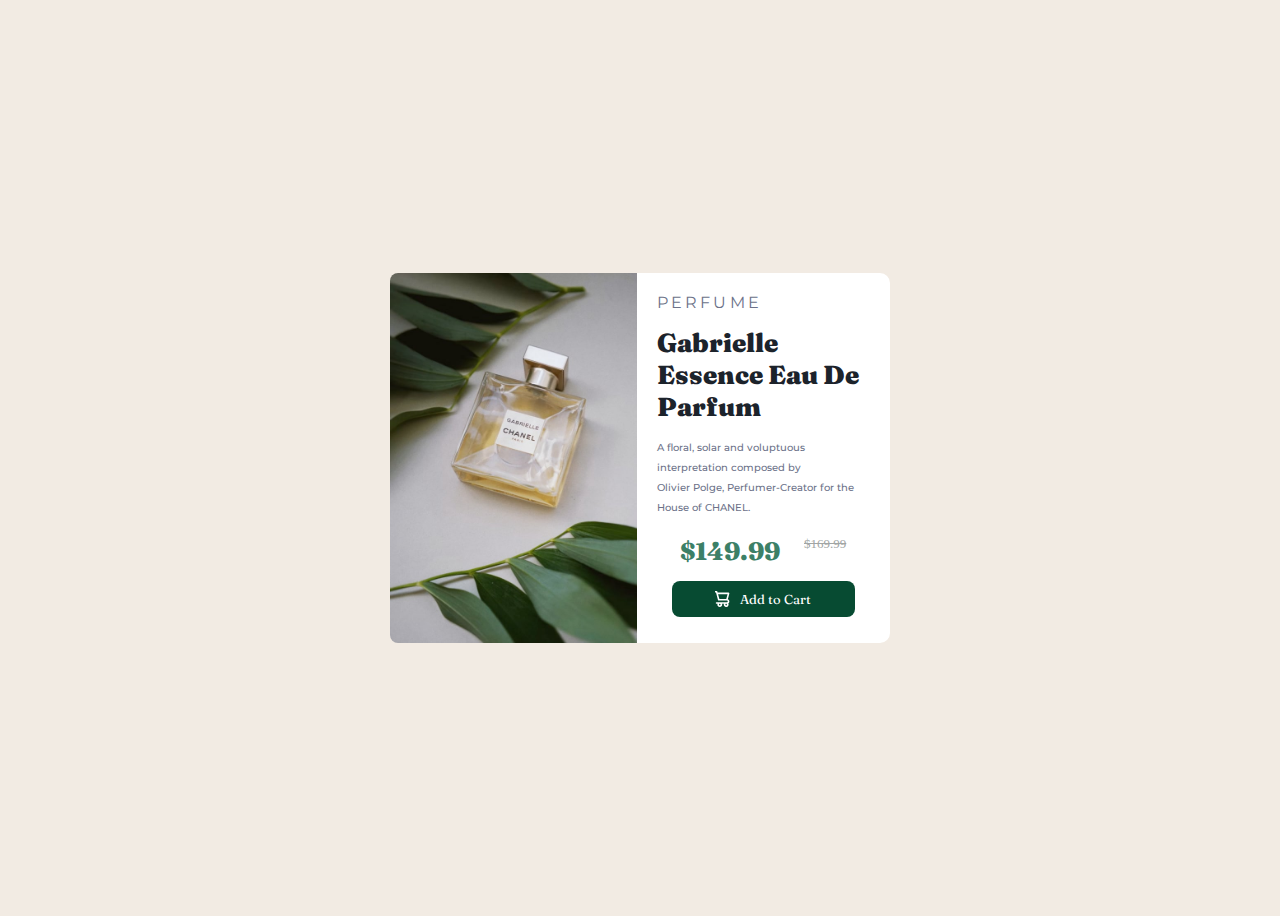
<file: index.html>
<!DOCTYPE html>
<html lang="en">
  <head>
    <meta charset="UTF-8" />
    <meta name="viewport" content="width=device-width, initial-scale=1.0" />
    <!-- displays site properly based on user's device -->

    <link
      rel="icon"
      type="image/png"
      sizes="32x32"
      href="./images/favicon-32x32.png"
    />
    <link rel="stylesheet" href="style.css" />
    <title>Frontend Mentor | Product preview card component</title>

    <!-- Feel free to remove these styles or customise in your own stylesheet 👍 -->
    <style>
      .attribution {
        font-size: 11px;
        text-align: center;
      }
      .attribution a {
        color: hsl(228, 45%, 44%);
      }
    </style>
  </head>

  <body>
    <div class="card">
      <img
        src="./images/image-product-mobile.jpg"
        alt="imge mobile"
        class="image-mobile"
      />

      <img
        src="./images/image-product-desktop.jpg"
        alt="image"
        class="img-desk"
      />

      <div class="container">
        <div class="title">PERFUME</div>
        <div class="title2">Gabrielle Essence Eau De Parfum</div>
        <div class="text">
          A floral, solar and voluptuous interpretation composed by
          <br />Olivier Polge, Perfumer-Creator for the House of CHANEL.
        </div>
        <br />
        <div class="prix">
          <div class="price">$149.99</div>
          <div class="a-price">$169.99</div>
        </div>
        <div class="cart">
          <div>Add to Cart</div>
          <img class="icon" src="./images/icon-cart.svg" alt="icon" />
        </div>
      </div>
    </div>
  </body>
</html>
</file>
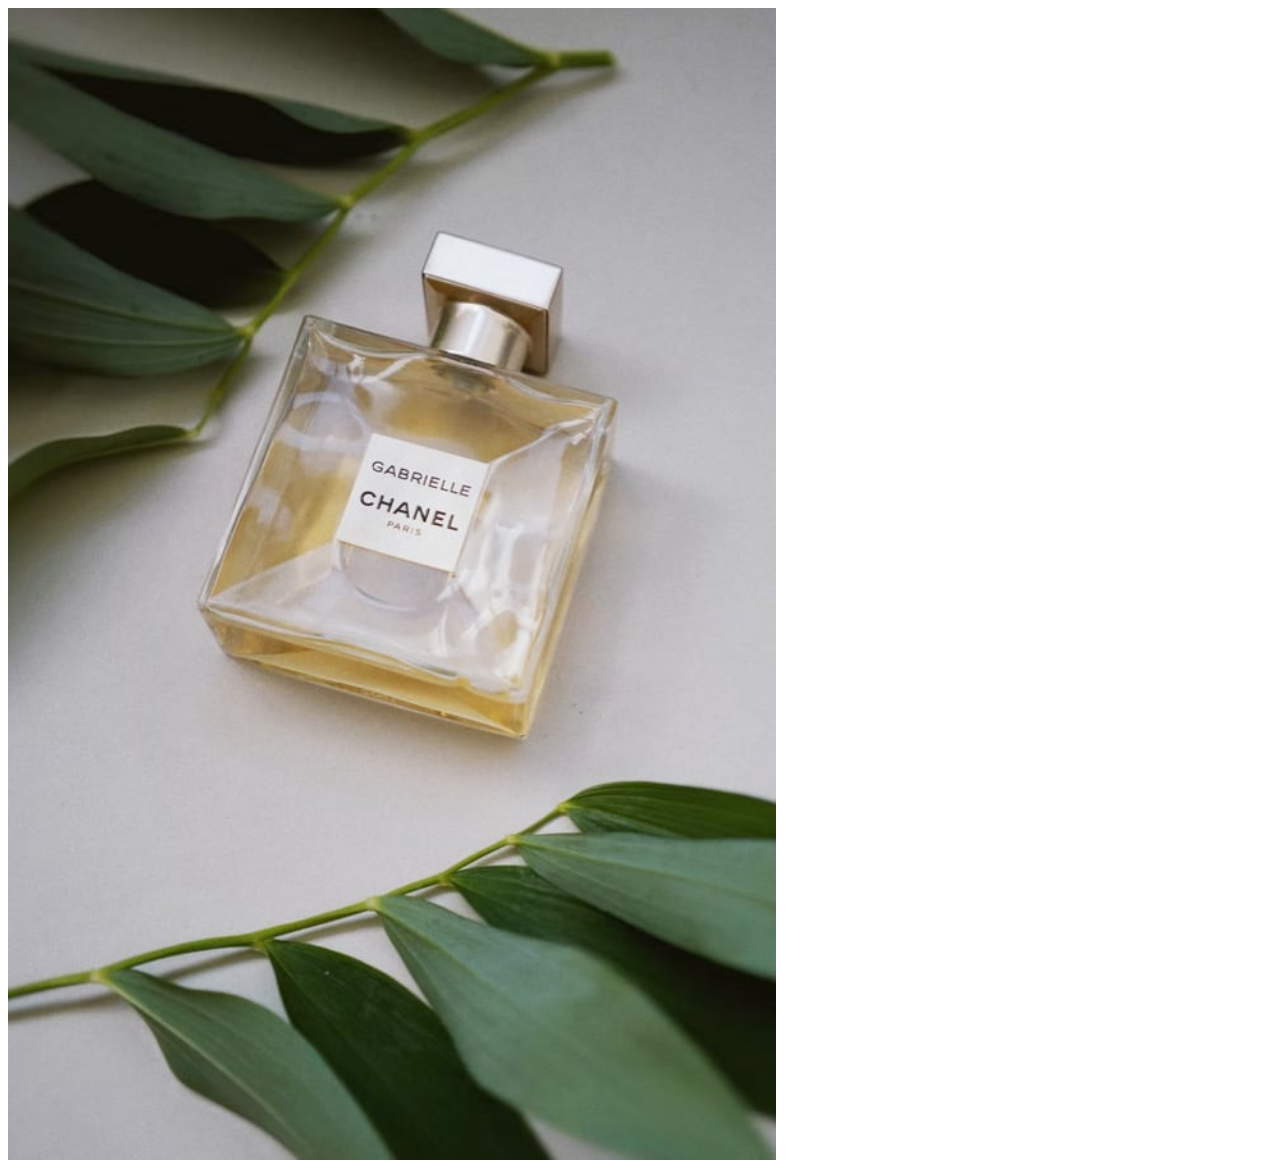
<file: test.html>
<!DOCTYPE html>
<html lang="en">
  <head>
    <meta charset="UTF-8" />
    <meta name="viewport" content="width=device-width, initial-scale=1.0" />
    <title>Document</title>
  </head>
  <body>
    <img
      src="/images/image-product-desktop.jpg"
      srcset="
        /images/image-product-mobile.jpg   600w,
        /images/image-product-desktop.jpg 1000w
      "
      alt="image"
    />
  </body>
</html>
</file>
<file: style.css>
@import url("https://fonts.googleapis.com/css2?family=Figtree:ital,wght@0,300..900;1,300..900&family=Montserrat:ital,wght@0,100..900;1,100..900&display=swap");
@import url("https://fonts.googleapis.com/css2?family=Figtree:ital,wght@0,300..900;1,300..900&family=Fraunces:ital,opsz,wght@0,9..144,100..900;1,9..144,100..900&family=Montserrat:ital,wght@0,100..900;1,100..900&display=swap");
body {
  background-color: hsl(30, 38%, 92%);
  height: 100vh;
  overflow-y: hidden;
  display: flex;
  justify-content: center;
  align-items: center;
}
div.card {
  background-color: hsl(0, 0%, 100%);
  display: flex;

  width: 500px;
  height: 370px;
  border-radius: 10px;
}

.container {
  padding: 20px;
}
.title {
  font-family: "Montserrat", sans-serif;
  margin-bottom: 15px;
  color: hsl(228, 12%, 48%);
  font-size: 15p;
  font: weight 6px;
  letter-spacing: 0.2rem;
}
.title2 {
  font-family: "Fraunces", serif;
  font-weight: 900;
  font-size: 26px;
  color: hsl(212, 21%, 14%);
  margin-bottom: 15px;
}
.text {
  font-family: "Montserrat", sans-serif;
  font-size: 10px;
  line-height: 20px;
  font-weight: 500;
  color: hsl(228, 12%, 48%);
}
.price {
  font-family: "Fraunces", serif;
  font-size: 25px;
  font-weight: 800;
  font-style: normal;
  color: hsl(158, 36%, 37%);
}
.cart {
  font-family: "Fraunces", serif;
  display: flex;
  justify-content: center;
  flex-direction: row-reverse;
  background-color: hsl(158, 83%, 16%);
  padding: 10px;
  border-radius: 8px;
  color: white;
  font-size: small;
  margin: 15px;
}
.img-desk {
  border-radius: 8px 0px 0px 8px;
}
.image-mobile {
  display: none;
}

.prix {
  display: flex;
  justify-content: space-evenly;
  padding-left: 0px;
}

.icon {
  margin-right: 10px;
}
.a-price {
  text-decoration: line-through;
  color: hsl(160, 2%, 64%);
  font-size: small;
}
/*Version responsive pour mobile */
@media screen and (max-width: 600px) {
  body {
    height: auto;
    align-items: flex-start;
  }

  div.card {
    flex-direction: column;
    width: 90%;
    height: auto;
  }
  .image-mobile {
    display: block;
    border-radius: 8px 8px 0px 0px;
  }
  .img-desk {
    display: none;
  }

  .container {
    padding: 15px;
  }
  .title {
    margin-bottom: 15px;
    padding-top: 10px;
  }
  .title2 {
    font-size: 30px;
  }

  .prix {
    font-size: 30px;
  }

  .cart {
    width: 80%;
  }
  .text {
    font-size: medium;
  }
}
</file>
